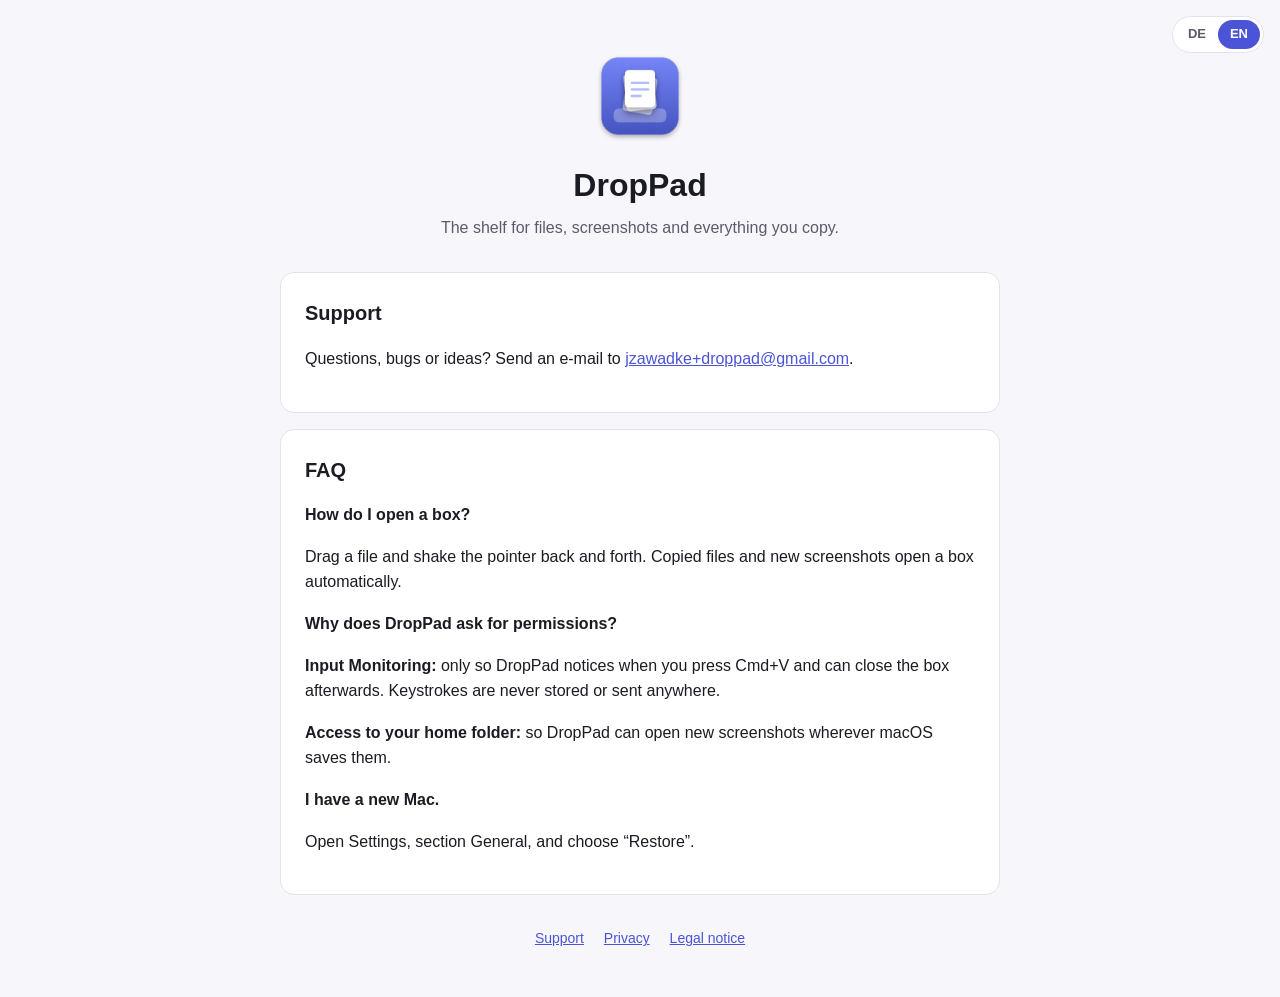
<file: index.html>
<!doctype html>
<html>
<head>
  <meta charset="utf-8">
  <meta name="viewport" content="width=device-width, initial-scale=1">
  <title>DropPad</title>
  <link rel="stylesheet" href="style.css">
  <link rel="icon" href="app_icon.png">
  <script src="lang.js"></script>
</head>
<body>
<nav class="lang-switch" aria-label="Sprache / Language">
  <button type="button" data-set="de">DE</button>
  <button type="button" data-set="en">EN</button>
</nav>
<main>
  <header>
    <img src="app_icon.png" alt="DropPad">
    <h1>DropPad</h1>
    <p class="subtitle" lang="de">Die Ablage für Dateien, Screenshots und alles, was du kopierst.</p>
    <p class="subtitle" lang="en">The shelf for files, screenshots and everything you copy.</p>
  </header>

  <section class="card" lang="de">
    <h2>Support</h2>
    <p>Fragen, Fehler oder Wünsche? Schreib mir eine E-Mail an <a href="mailto:jzawadke+droppad@gmail.com">jzawadke+droppad@gmail.com</a>.</p>
  </section>
  <section class="card" lang="en">
    <h2>Support</h2>
    <p>Questions, bugs or ideas? Send an e-mail to <a href="mailto:jzawadke+droppad@gmail.com">jzawadke+droppad@gmail.com</a>.</p>
  </section>

  <section class="card" lang="de">
    <h2>Häufige Fragen</h2>
    <h3>Wie öffne ich eine Box?</h3>
    <p>Ziehe eine Datei und schüttle dabei den Mauszeiger kurz hin und her. Kopierte Dateien und neue Screenshots öffnen automatisch eine Box.</p>
    <h3>Warum fragt DropPad nach Berechtigungen?</h3>
    <p><strong>Eingabeüberwachung:</strong> nur damit DropPad erkennt, dass du Cmd+V drückst, und die Box danach schließen kann. Tastatureingaben werden weder gespeichert noch übertragen.</p>
    <p><strong>Zugriff auf den Benutzerordner:</strong> damit DropPad neue Screenshots öffnen kann, egal wo macOS sie speichert.</p>
    <h3>Ich habe einen neuen Mac.</h3>
    <p>Öffne die Einstellungen, Bereich Allgemein, und wähle „Wiederherstellen“.</p>
  </section>
  <section class="card" lang="en">
    <h2>FAQ</h2>
    <h3>How do I open a box?</h3>
    <p>Drag a file and shake the pointer back and forth. Copied files and new screenshots open a box automatically.</p>
    <h3>Why does DropPad ask for permissions?</h3>
    <p><strong>Input Monitoring:</strong> only so DropPad notices when you press Cmd+V and can close the box afterwards. Keystrokes are never stored or sent anywhere.</p>
    <p><strong>Access to your home folder:</strong> so DropPad can open new screenshots wherever macOS saves them.</p>
    <h3>I have a new Mac.</h3>
    <p>Open Settings, section General, and choose “Restore”.</p>
  </section>

  <footer>
    <a href="index.html"><span lang="de">Support</span><span lang="en">Support</span></a>
    <a href="privacy.html"><span lang="de">Datenschutz</span><span lang="en">Privacy</span></a>
    <a href="imprint.html"><span lang="de">Impressum</span><span lang="en">Legal notice</span></a>
  </footer>
</main>
</body>
</html>
</file>
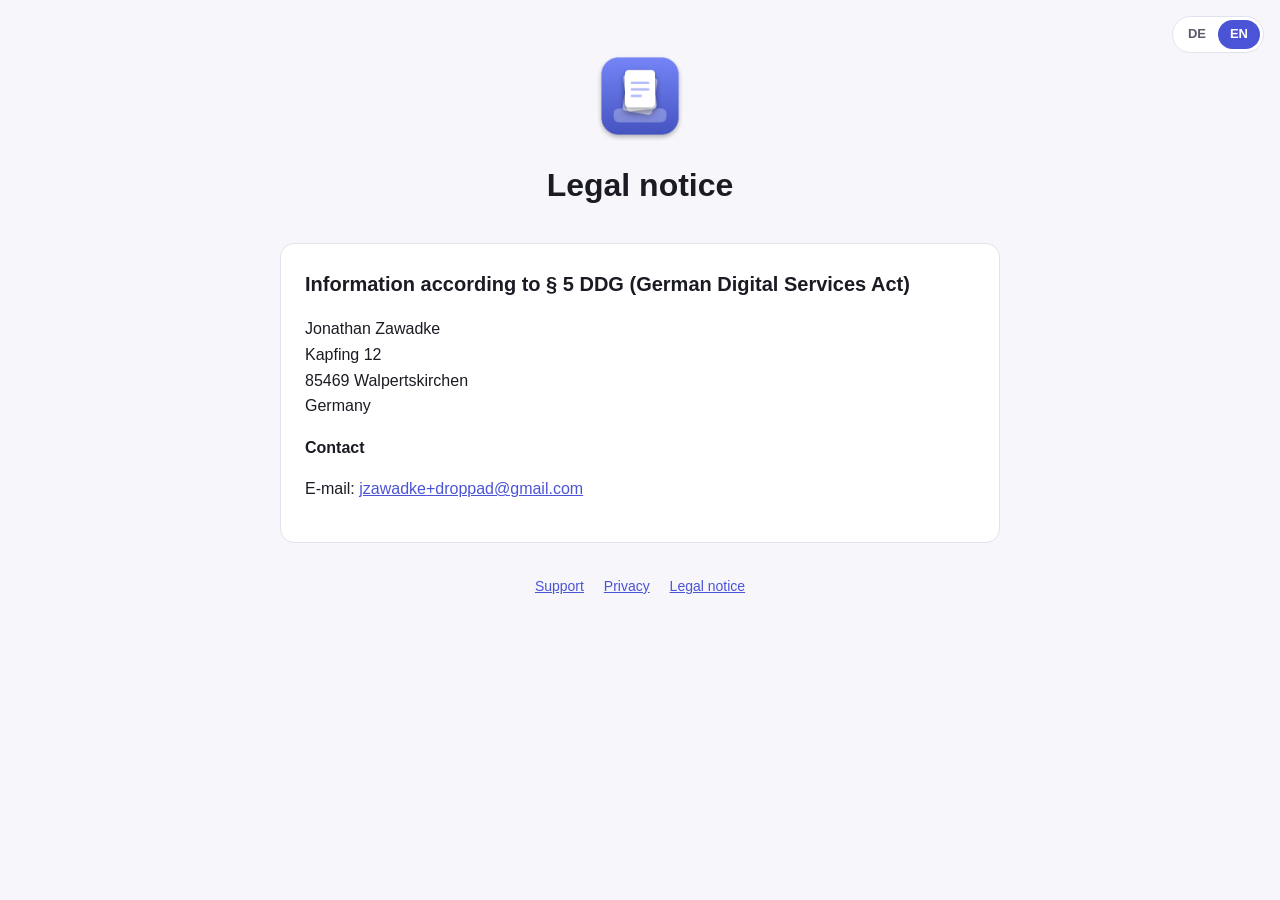
<file: imprint.html>
<!doctype html>
<html>
<head>
  <meta charset="utf-8">
  <meta name="viewport" content="width=device-width, initial-scale=1">
  <title>DropPad · Impressum / Legal notice</title>
  <link rel="stylesheet" href="style.css">
  <link rel="icon" href="app_icon.png">
  <script src="lang.js"></script>
</head>
<body>
<nav class="lang-switch" aria-label="Sprache / Language">
  <button type="button" data-set="de">DE</button>
  <button type="button" data-set="en">EN</button>
</nav>
<main>
  <header>
    <img src="app_icon.png" alt="DropPad">
    <h1><span lang="de">Impressum</span><span lang="en">Legal notice</span></h1>
  </header>

  <section class="card" lang="de">
    <h2>Angaben gemäß § 5 DDG</h2>
    <p>Jonathan Zawadke<br>Kapfing 12<br>85469 Walpertskirchen<br>Deutschland</p>
    <h3>Kontakt</h3>
    <p>E-Mail: <a href="mailto:jzawadke+droppad@gmail.com">jzawadke+droppad@gmail.com</a></p>
  </section>
  <section class="card" lang="en">
    <h2>Information according to § 5 DDG (German Digital Services Act)</h2>
    <p>Jonathan Zawadke<br>Kapfing 12<br>85469 Walpertskirchen<br>Germany</p>
    <h3>Contact</h3>
    <p>E-mail: <a href="mailto:jzawadke+droppad@gmail.com">jzawadke+droppad@gmail.com</a></p>
  </section>

  <footer>
    <a href="index.html"><span lang="de">Support</span><span lang="en">Support</span></a>
    <a href="privacy.html"><span lang="de">Datenschutz</span><span lang="en">Privacy</span></a>
    <a href="imprint.html"><span lang="de">Impressum</span><span lang="en">Legal notice</span></a>
  </footer>
</main>
</body>
</html>
</file>
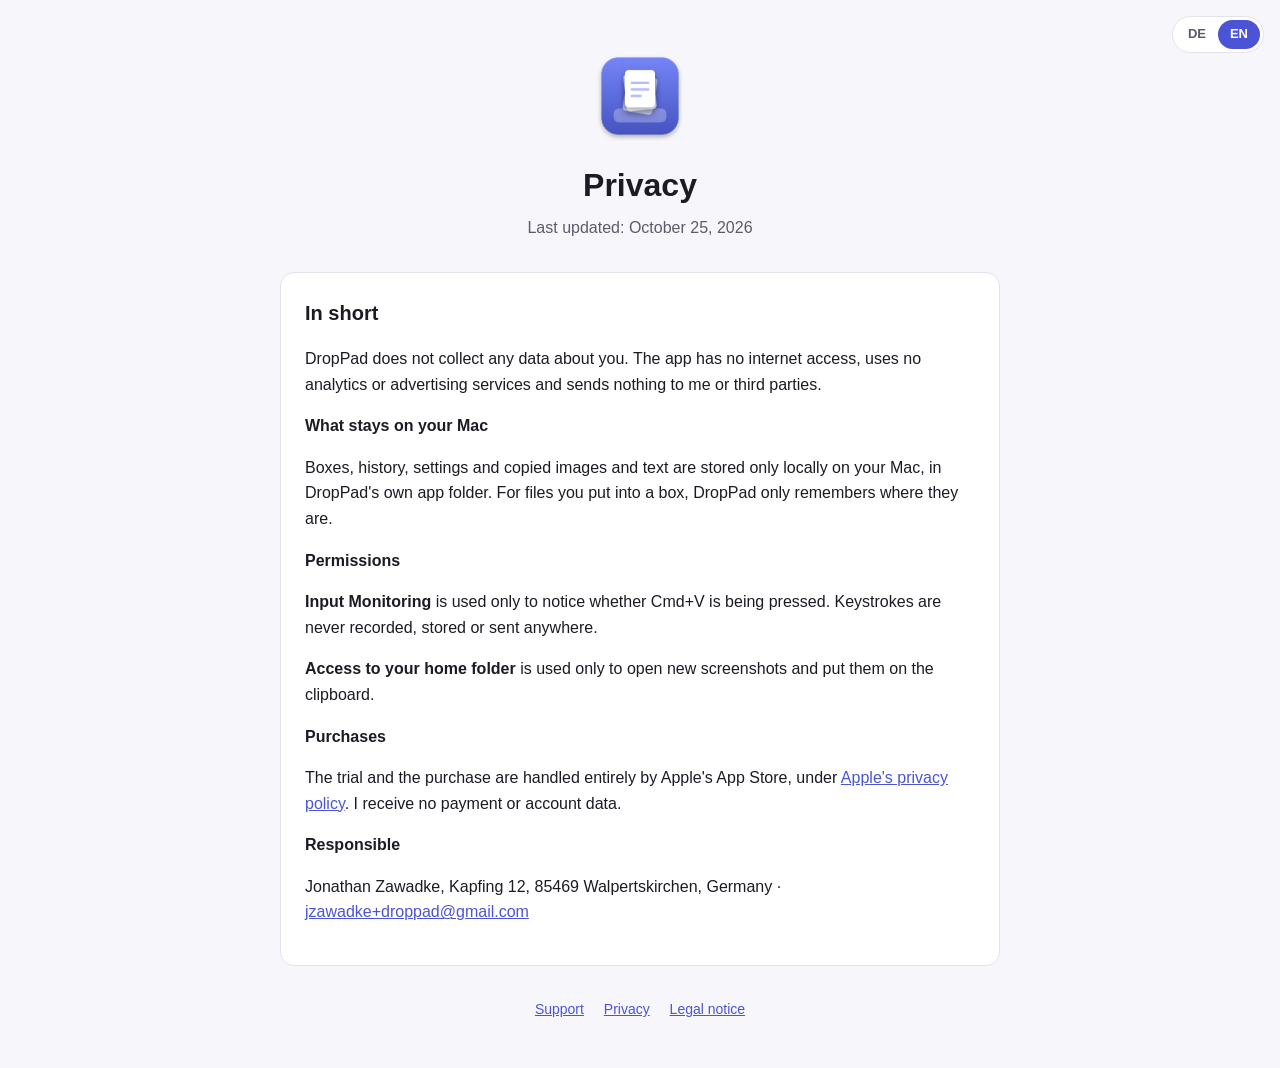
<file: privacy.html>
<!doctype html>
<html>
<head>
  <meta charset="utf-8">
  <meta name="viewport" content="width=device-width, initial-scale=1">
  <title>DropPad · Datenschutz / Privacy</title>
  <link rel="stylesheet" href="style.css">
  <link rel="icon" href="app_icon.png">
  <script src="lang.js"></script>
</head>
<body>
<nav class="lang-switch" aria-label="Sprache / Language">
  <button type="button" data-set="de">DE</button>
  <button type="button" data-set="en">EN</button>
</nav>
<main>
  <header>
    <img src="app_icon.png" alt="DropPad">
    <h1><span lang="de">Datenschutz</span><span lang="en">Privacy</span></h1>
    <p class="subtitle"><span lang="de">Stand: 25. Oktober 2026</span><span lang="en">Last updated: October 25, 2026</span></p>
  </header>

  <section class="card" lang="de">
    <h2>Kurz gesagt</h2>
    <p>DropPad erfasst keine Daten über dich. Die App hat keinen Internetzugang, nutzt keine Analyse- oder Werbedienste und überträgt nichts an mich oder Dritte.</p>
    <h3>Was auf deinem Mac bleibt</h3>
    <p>Boxen, Verlauf, Einstellungen sowie kopierte Bilder und Texte speichert DropPad ausschließlich lokal auf deinem Mac, im eigenen App-Ordner. Von Dateien, die du in eine Box legst, merkt sich DropPad nur den Speicherort.</p>
    <h3>Berechtigungen</h3>
    <p><strong>Eingabeüberwachung</strong> nutzt DropPad nur, um zu erkennen, ob gerade Cmd+V gedrückt wird. Tastatureingaben werden nicht aufgezeichnet, gespeichert oder übertragen.</p>
    <p><strong>Zugriff auf den Benutzerordner</strong> nutzt DropPad nur, um neue Screenshots zu öffnen und in die Zwischenablage zu legen.</p>
    <h3>Käufe</h3>
    <p>Testphase und Kauf laufen vollständig über den App Store von Apple. Dabei gilt die <a href="https://www.apple.com/legal/privacy/">Datenschutzrichtlinie von Apple</a>. Ich erhalte keine Zahlungs- oder Kontodaten.</p>
    <h3>Verantwortlich</h3>
    <p>Jonathan Zawadke, Kapfing 12, 85469 Walpertskirchen · <a href="mailto:jzawadke+droppad@gmail.com">jzawadke+droppad@gmail.com</a></p>
  </section>
  <section class="card" lang="en">
    <h2>In short</h2>
    <p>DropPad does not collect any data about you. The app has no internet access, uses no analytics or advertising services and sends nothing to me or third parties.</p>
    <h3>What stays on your Mac</h3>
    <p>Boxes, history, settings and copied images and text are stored only locally on your Mac, in DropPad's own app folder. For files you put into a box, DropPad only remembers where they are.</p>
    <h3>Permissions</h3>
    <p><strong>Input Monitoring</strong> is used only to notice whether Cmd+V is being pressed. Keystrokes are never recorded, stored or sent anywhere.</p>
    <p><strong>Access to your home folder</strong> is used only to open new screenshots and put them on the clipboard.</p>
    <h3>Purchases</h3>
    <p>The trial and the purchase are handled entirely by Apple's App Store, under <a href="https://www.apple.com/legal/privacy/">Apple's privacy policy</a>. I receive no payment or account data.</p>
    <h3>Responsible</h3>
    <p>Jonathan Zawadke, Kapfing 12, 85469 Walpertskirchen, Germany · <a href="mailto:jzawadke+droppad@gmail.com">jzawadke+droppad@gmail.com</a></p>
  </section>

  <footer>
    <a href="index.html"><span lang="de">Support</span><span lang="en">Support</span></a>
    <a href="privacy.html"><span lang="de">Datenschutz</span><span lang="en">Privacy</span></a>
    <a href="imprint.html"><span lang="de">Impressum</span><span lang="en">Legal notice</span></a>
  </footer>
</main>
</body>
</html>
</file>
<file: style.css>
:root {
  --bg: #f6f6fb;
  --card: #ffffff;
  --text: #1b1b24;
  --muted: #5b5b6b;
  --accent: #4b54d6;
  --border: #e2e2ee;
  color-scheme: light dark;
}
@media (prefers-color-scheme: dark) {
  :root {
    --bg: #121318;
    --card: #1e1f26;
    --text: #e8e8f0;
    --muted: #a3a3b5;
    --accent: #bcc2ff;
    --border: #2e2f39;
  }
}
* { box-sizing: border-box; }
body {
  margin: 0;
  padding: 48px 20px;
  background: var(--bg);
  color: var(--text);
  font: 16px/1.6 -apple-system, BlinkMacSystemFont, "Segoe UI", Roboto, sans-serif;
}
main { max-width: 720px; margin: 0 auto; }
header { text-align: center; margin-bottom: 32px; }
header img { width: 96px; height: 96px; }
h1 { margin: 8px 0 4px; font-size: 32px; }
h2 { margin-top: 0; font-size: 20px; }
h3 { font-size: 16px; margin-bottom: 4px; }
.subtitle { color: var(--muted); margin: 0; }
.card {
  background: var(--card);
  border: 1px solid var(--border);
  border-radius: 14px;
  padding: 24px;
  margin-bottom: 16px;
}
a { color: var(--accent); }
footer { text-align: center; color: var(--muted); font-size: 14px; margin-top: 32px; }

/* Only the chosen language is visible; the switch sets data-lang on <html>. */
html[data-lang="de"] [lang="en"],
html[data-lang="en"] [lang="de"] { display: none; }
.lang-switch {
  position: fixed;
  top: 16px;
  right: 16px;
  display: flex;
  background: var(--card);
  border: 1px solid var(--border);
  border-radius: 999px;
  padding: 3px;
}
.lang-switch button {
  border: 0;
  background: transparent;
  color: var(--muted);
  font: inherit;
  font-size: 13px;
  font-weight: 600;
  padding: 4px 12px;
  border-radius: 999px;
  cursor: pointer;
}
html[data-lang="de"] .lang-switch [data-set="de"],
html[data-lang="en"] .lang-switch [data-set="en"] {
  background: var(--accent);
  color: var(--card);
}
footer a { margin: 0 8px; }
</file>
